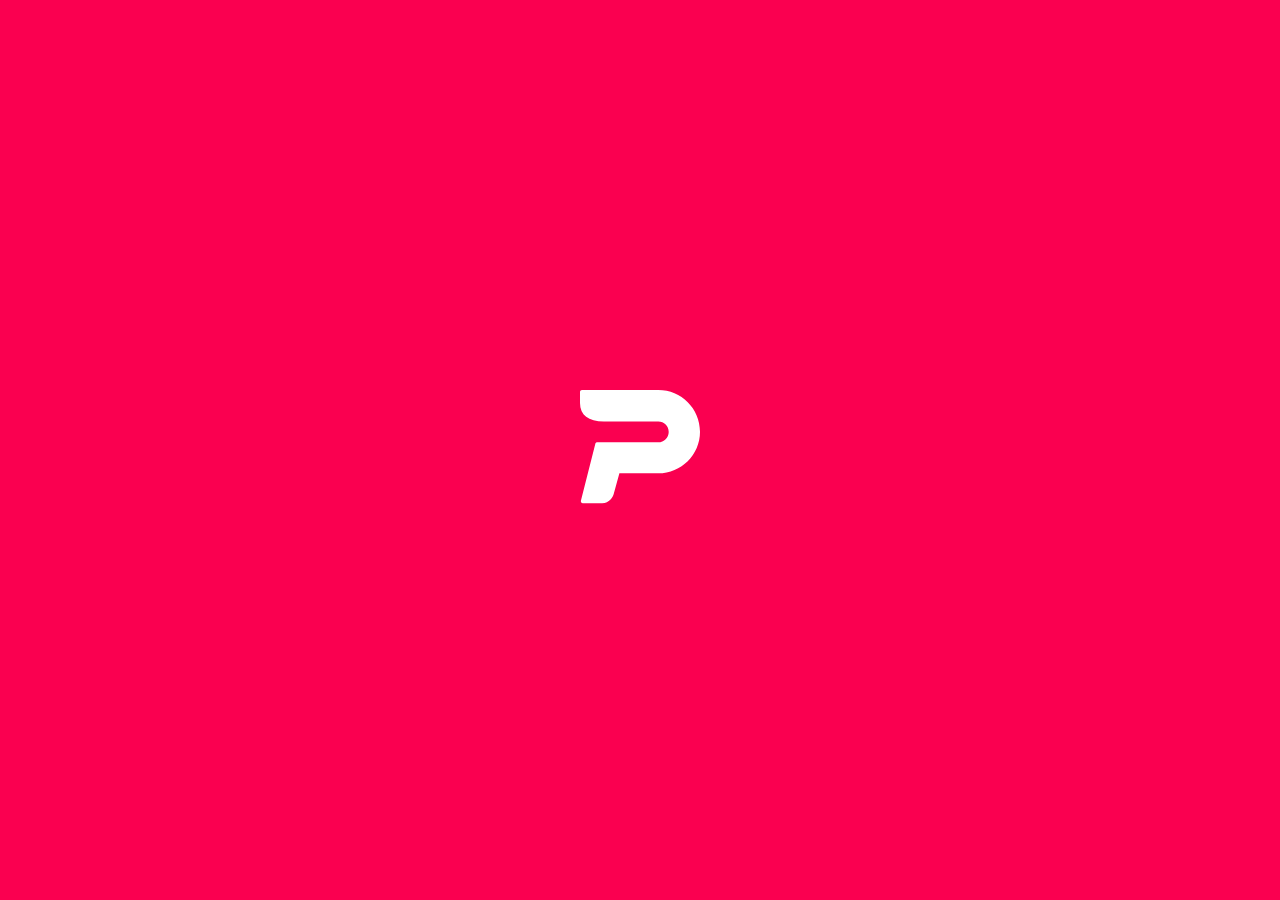
<file: index.html>
<!DOCTYPE html>
<html lang="en">
<head>
    <meta charset="UTF-8">
    <meta name="viewport" content="width=device-width, initial-scale=1.0">
    <title>Pedidos Ya</title>
    <link rel="stylesheet" href="assets/css/sass/main.css">
</head>
<body>
    <div class="inicio">
        <div class="inicio__animacion">
            <img src="assets/img/flow_00-icon.svg" alt="Pedidos Ya">
            
        </div>
    </div>
</body>
</html>
</file>
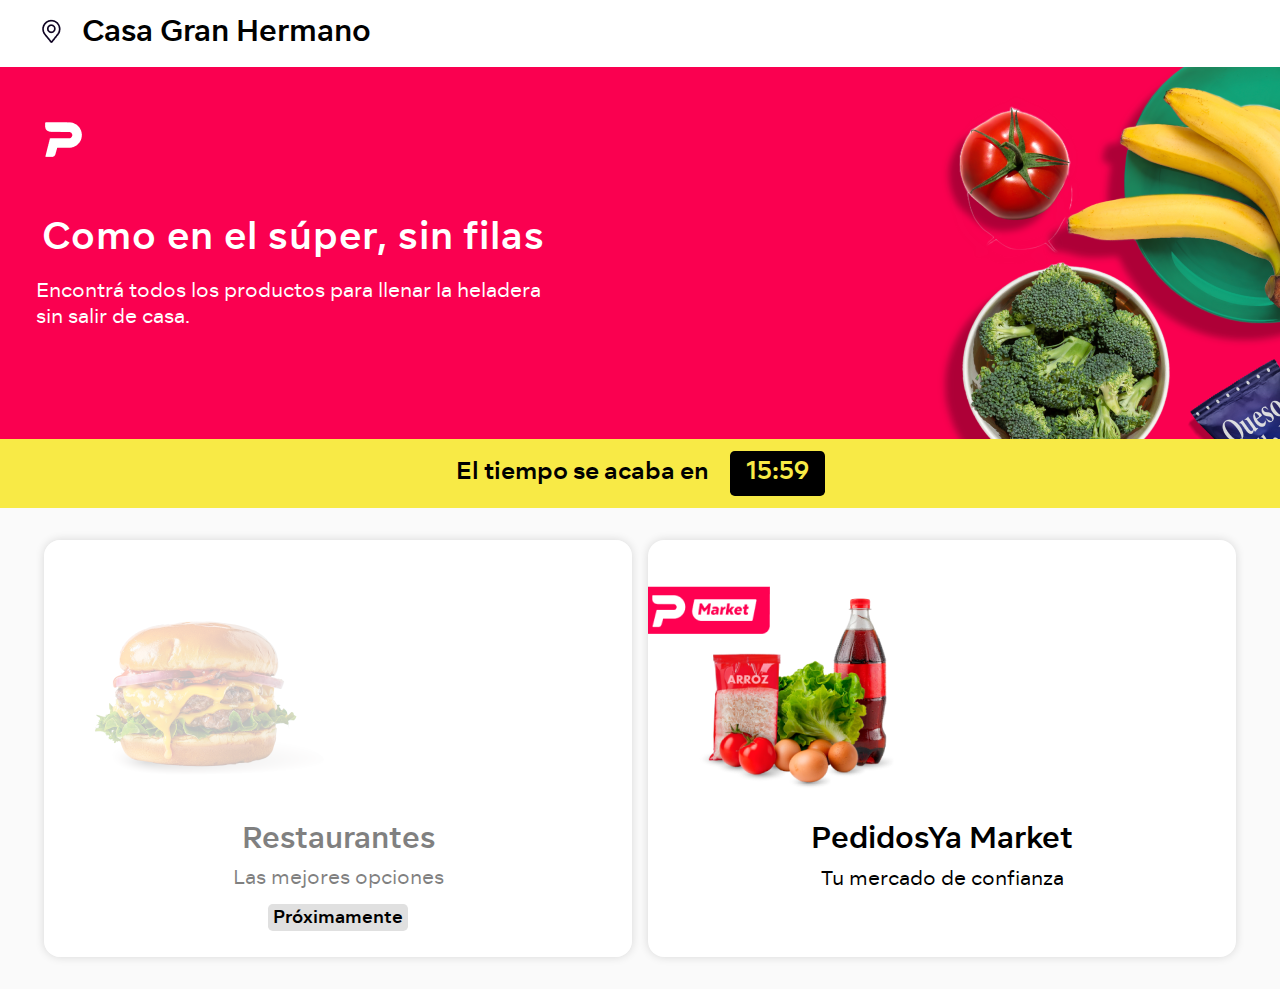
<file: flow_01.html>
<!DOCTYPE html>
<html lang="en">
<head>
    <meta charset="UTF-8">
    <meta name="viewport" content="width=device-width, initial-scale=1.0">
    <title>Flow 01</title>
    <link rel="stylesheet" href="/assets/css/sass/main.css">
    <link rel="stylesheet" href="https://cdn.jsdelivr.net/npm/bootstrap-icons@1.11.3/font/bootstrap-icons.min.css">
</head>
<body>
    <header class="header">
        <div class="header__location">
            <p><img src="assets/img/Location.png" alt="Location"> Casa Gran Hermano</p>
        </div>
        <div class="header__img">
            <div class="header__info">
                <img src="assets/img/flow_01-Imagen-03.png" alt="Pedidos Ya" class="header__imgPedidosYa">
                <h1>Como en el súper, sin filas</h1>
                <p>Encontrá todos los productos para llenar la heladera sin salir de casa.</p>
            </div>
            <img src="assets/img/flow_01-Imagen-00.png" alt="">
        </div>
        <div class="header__time">
            <p>El tiempo se acaba en <span class="header__clock">15:59</span></p>
        </div>
    </header>
    <main>
        <div class="container">
            <div class="row">
                <div class="col-6 pl-1 pr-1">
                    <article class="card cardOpacity">
                        <div class="card__header">
                            <img src="assets/img/flow_01-Imagen-01.png" alt="Burger">
                        </div>
                        <div class="card__body">
                            <h2>Restaurantes</h2>
                            <p>Las mejores opciones</p>
                            <div class="card__proximamente">
                                <span>Próximamente</span>
                            </div>
                        </div>
                    </article>
                </div>
                <div class="col-6 pl-1 pr-1">
                    <article class="card">
                        <div class="card__header">
                            <img src="assets/img/flow_01-Imagen-02.png" alt="Burger">
                        </div>
                        <div class="card__body">
                            <h2>PedidosYa Market</h2>
                            <p>Tu mercado de confianza</p>
                        </div>
                    </article>
                </div>
            </div>
        </div>
    </main>
</body>
</html>
</file>
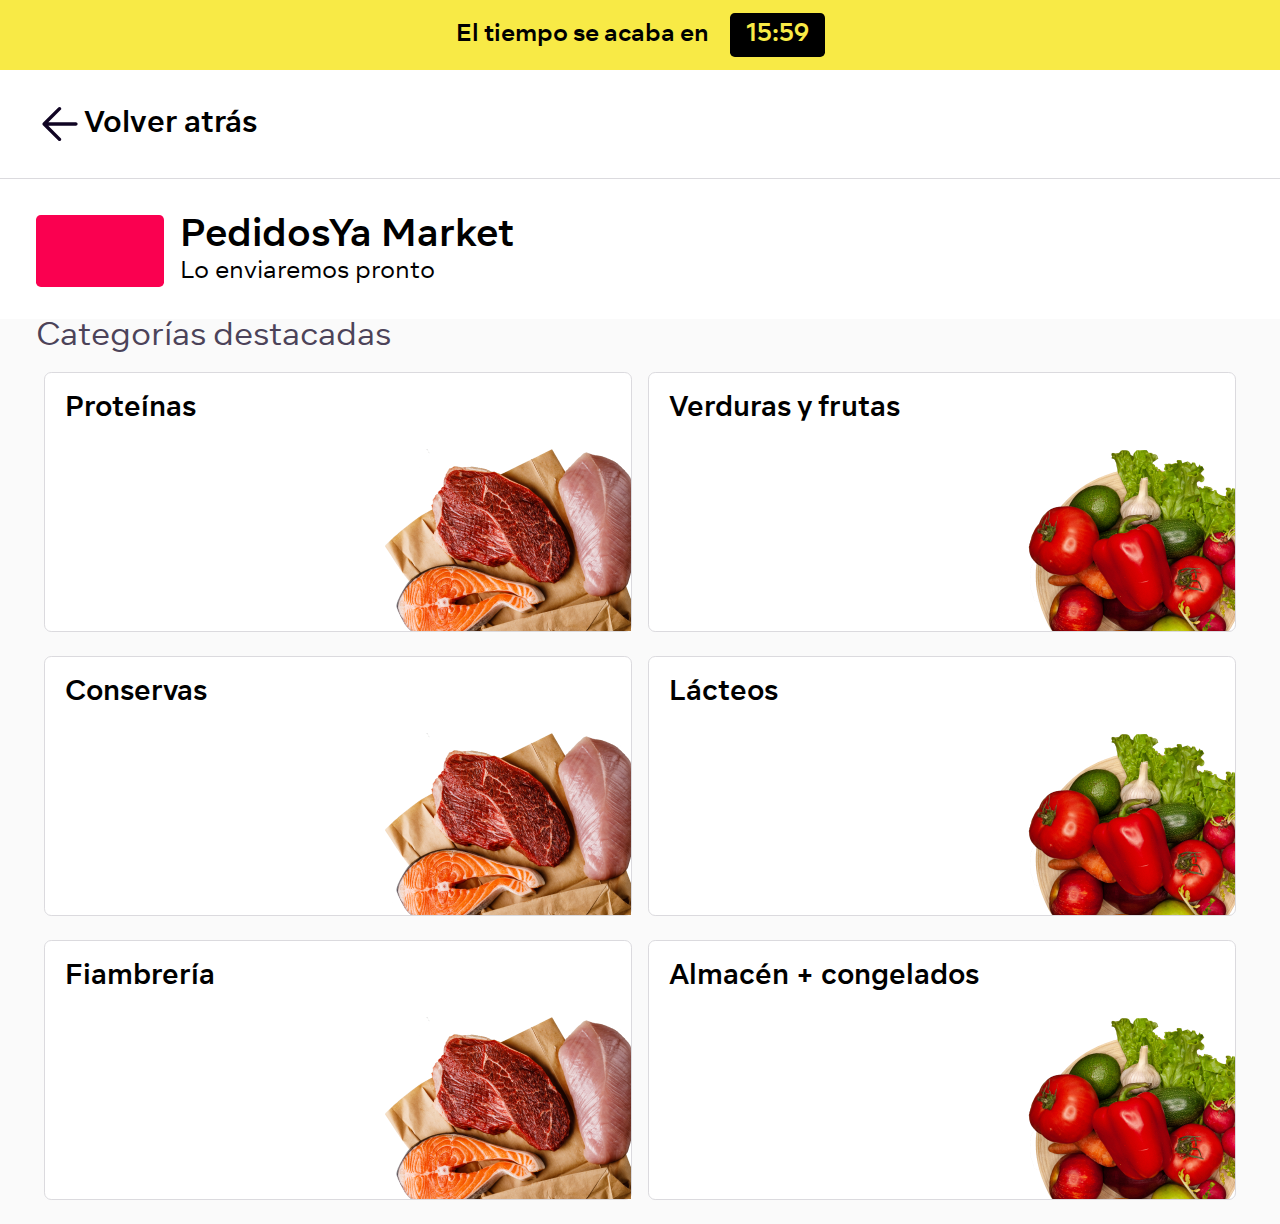
<file: flow_02.html>
<!DOCTYPE html>
<html lang="en">
<head>
    <meta charset="UTF-8">
    <meta name="viewport" content="width=device-width, initial-scale=1.0">
    <title>Flow 02</title>
    <link rel="stylesheet" href="/assets/css/sass/main.css">
    <link rel="stylesheet" href="https://cdn.jsdelivr.net/npm/bootstrap-icons@1.11.3/font/bootstrap-icons.min.css">
</head>
<body>
    <header class="header">
        <div class="header__time">
            <p>El tiempo se acaba en <span class="header__clock">15:59</span></p>
        </div>
        <div class="header__back">
            <p><svg xmlns="http://www.w3.org/2000/svg" width="48" height="48" viewBox="0 0 48 48" fill="none">
                <path d="M39.837 22.266H12.3307L24.7497 9.86613C25.0721 9.54237 25.253 9.1041 25.253 8.64724C25.253 8.19038 25.0721 7.7521 24.7497 7.42834C24.4227 7.10482 23.9813 6.92334 23.5213 6.92334C23.0613 6.92334 22.6198 7.10482 22.2928 7.42834L6.9369 22.7842C6.61456 23.108 6.43359 23.5463 6.43359 24.0031C6.43359 24.46 6.61456 24.8983 6.9369 25.222L22.2928 40.5779C22.454 40.7388 22.6457 40.8658 22.8566 40.9515C23.0676 41.0372 23.2936 41.0799 23.5213 41.077C23.749 41.0799 23.975 41.0372 24.1859 40.9515C24.3969 40.8658 24.5886 40.7388 24.7497 40.5779C25.0721 40.2542 25.253 39.8159 25.253 39.3591C25.253 38.9022 25.0721 38.4639 24.7497 38.1402L12.3307 25.7211H39.837C40.2951 25.7211 40.7345 25.539 41.0585 25.2151C41.3825 24.8911 41.5645 24.4517 41.5645 23.9935C41.5645 23.7667 41.5198 23.542 41.433 23.3324C41.3462 23.1228 41.2189 22.9324 41.0585 22.772C40.8981 22.6116 40.7076 22.4843 40.498 22.3975C40.2884 22.3107 40.0638 22.266 39.837 22.266Z" fill="#100423"/>
              </svg>Volver atrás</p>
        </div>
        <div class="header__pedidosYaMarket">

            <div class="header__pedidosYaMarketImagen">

            </div>
            <div class="header__pedidosYaMarketInfo">
                <h1>PedidosYa Market</h1>
                <p>Lo enviaremos pronto</p>
            </div>
        </div>
    </header>
    <main>
        <div class="container">
            <p class="cardPedidosYaMerket__categorias">Categorías destacadas</p>
            <div class="row">
                <div class="col-6 pl-1 pr-1">
                    <article class="cardPedidosYaMerket">
                        <h3 class="cardPedidosYaMerket__categoria">Proteínas</h3>
                        <img src="assets/img/flow_02-Imagen-01.png" alt="Burger">
                    </article>
                </div>
                <div class="col-6 pl-1 pr-1">
                    <article class="cardPedidosYaMerket">
                        <h3 class="cardPedidosYaMerket__categoria">Verduras y frutas</h3>
                        <img src="assets/img/flow_02-Imagen-02.png" alt="Burger">
                    </article>
                </div>
                <div class="col-6 pl-1 pr-1">
                    <article class="cardPedidosYaMerket">
                        <h3 class="cardPedidosYaMerket__categoria">Conservas</h3>
                        <img src="assets/img/flow_02-Imagen-01.png" alt="Burger">
                    </article>
                </div>
                <div class="col-6 pl-1 pr-1">
                    <article class="cardPedidosYaMerket">
                        <h3 class="cardPedidosYaMerket__categoria">Lácteos</h3>
                        <img src="assets/img/flow_02-Imagen-02.png" alt="Burger">
                    </article>
                </div>
                <div class="col-6 pl-1 pr-1">
                    <article class="cardPedidosYaMerket">
                        <h3 class="cardPedidosYaMerket__categoria">Fiambrería</h3>
                        <img src="assets/img/flow_02-Imagen-01.png" alt="Burger">
                    </article>
                </div>
                <div class="col-6 pl-1 pr-1">
                    <article class="cardPedidosYaMerket">
                        <h3 class="cardPedidosYaMerket__categoria">Almacén + congelados</h3>
                        <img src="assets/img/flow_02-Imagen-02.png" alt="Burger">
                    </article>
                </div>
            </div>
        </div>
    </main>
</body>
</html>
</file>
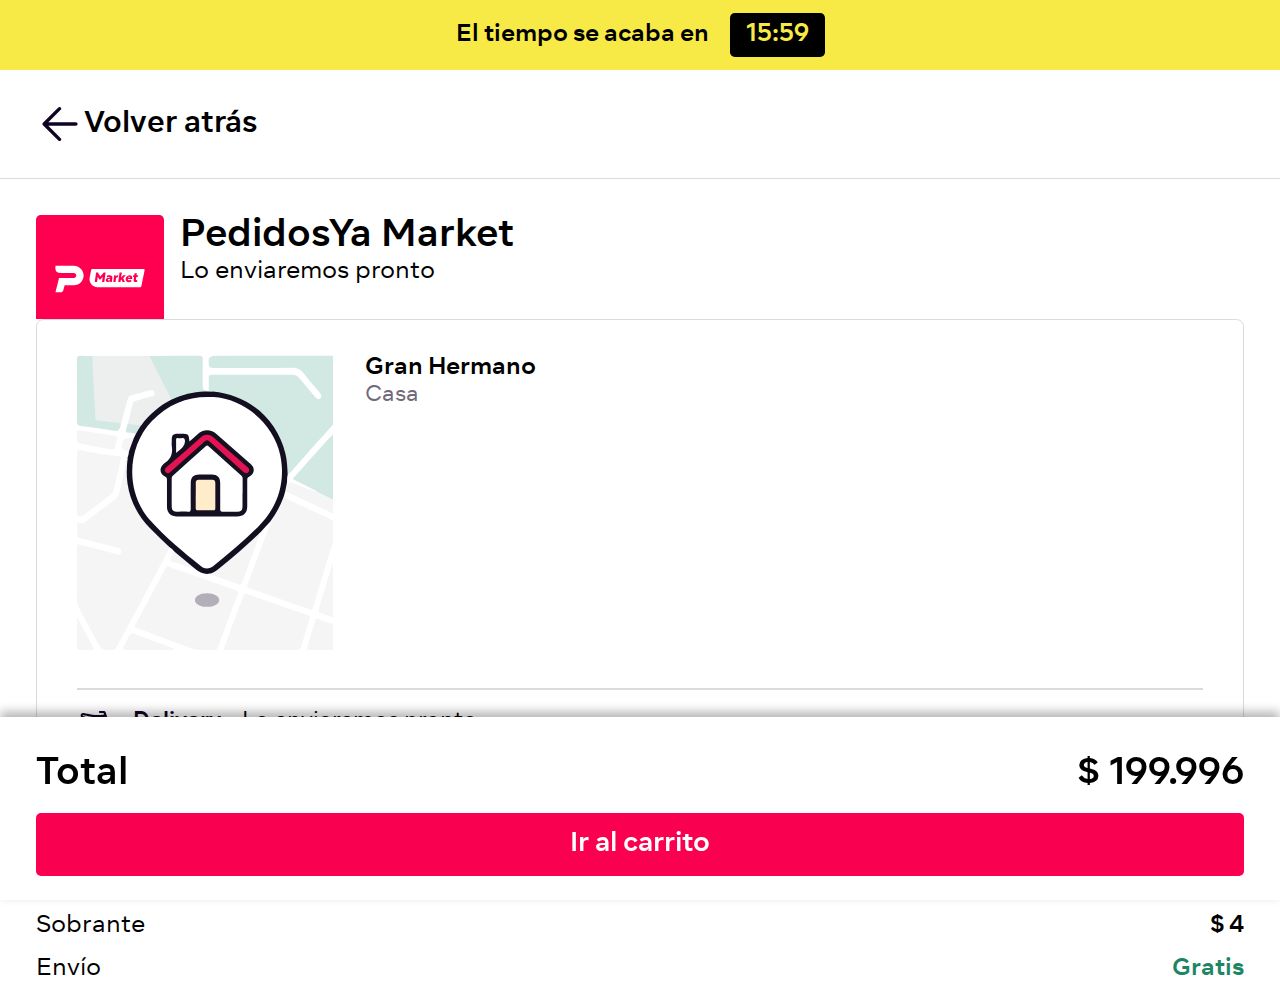
<file: flow_07.html>
<!DOCTYPE html>
<html lang="en">
<head>
    <meta charset="UTF-8">
    <meta name="viewport" content="width=device-width, initial-scale=1.0">
    <title>Flow 07</title>
    <link rel="stylesheet" href="/assets/css/sass/main.css">
    <!-- <link href="https://cdn.jsdelivr.net/npm/bootstrap@5.3.3/dist/css/bootstrap.min.css" rel="stylesheet" integrity="sha384-QWTKZyjpPEjISv5WaRU9OFeRpok6YctnYmDr5pNlyT2bRjXh0JMhjY6hW+ALEwIH" crossorigin="anonymous"> -->
    <link rel="stylesheet" href="https://cdn.jsdelivr.net/npm/bootstrap-icons@1.11.3/font/bootstrap-icons.min.css">
</head>
<body>

    <header class="header">
        <div class="header__time">
            <p>El tiempo se acaba en <span class="header__clock">15:59</span></p>
        </div>
        <div class="header__back">
            <p><svg xmlns="http://www.w3.org/2000/svg" width="48" height="48" viewBox="0 0 48 48" fill="none">
                <path d="M39.837 22.266H12.3307L24.7497 9.86613C25.0721 9.54237 25.253 9.1041 25.253 8.64724C25.253 8.19038 25.0721 7.7521 24.7497 7.42834C24.4227 7.10482 23.9813 6.92334 23.5213 6.92334C23.0613 6.92334 22.6198 7.10482 22.2928 7.42834L6.9369 22.7842C6.61456 23.108 6.43359 23.5463 6.43359 24.0031C6.43359 24.46 6.61456 24.8983 6.9369 25.222L22.2928 40.5779C22.454 40.7388 22.6457 40.8658 22.8566 40.9515C23.0676 41.0372 23.2936 41.0799 23.5213 41.077C23.749 41.0799 23.975 41.0372 24.1859 40.9515C24.3969 40.8658 24.5886 40.7388 24.7497 40.5779C25.0721 40.2542 25.253 39.8159 25.253 39.3591C25.253 38.9022 25.0721 38.4639 24.7497 38.1402L12.3307 25.7211H39.837C40.2951 25.7211 40.7345 25.539 41.0585 25.2151C41.3825 24.8911 41.5645 24.4517 41.5645 23.9935C41.5645 23.7667 41.5198 23.542 41.433 23.3324C41.3462 23.1228 41.2189 22.9324 41.0585 22.772C40.8981 22.6116 40.7076 22.4843 40.498 22.3975C40.2884 22.3107 40.0638 22.266 39.837 22.266Z" fill="#100423"/>
              </svg>Volver atrás</p>
        </div>
        <div class="header__pedidosYaMarket">

            <div class="header__pedidosYaMarketImagen">
                <img src="assets/img/logo.svg" alt="PedidosYa">
            </div>
            <div class="header__pedidosYaMarketInfo">
                <h1>PedidosYa Market</h1>
                <p>Lo enviaremos pronto</p>
            </div>
        </div>
    </header>

    <main class="bg-white">
        <div class="container">
            <div class="row">

                <div class="col-12">
                    <article class="cardGeolocation">

                        <div class="cardGeolocation__header">
                            <div class="cardGeolocation__img">
                                <img src="assets/img/geolocation.svg" alt="cardGeolocation__header">
                            </div>
                            <div class="cardGeolocation__text">
                                <h2>Gran Hermano</h2>
                                <p>Casa</p>
                            </div>
                        </div>
                        <div class="cardGeolocation__footer">
                            <img src="assets/img/moto.svg" alt="">
                            <p><span>Delivery</span> Lo enviaremos pronto</p>
                        </div>
                    </article>
                </div>

                <div class="col-12">
                    <h2 class="cardResumen__title">Resumen</h2>
                    <article class="cardResumen">
                        
                        <div class="cardResumen__key">
                            <ul>
                                <li>Cantidad de productos</li>
                                <li>Presupuesto asignado</li>
                                <li>Sobrante</li>
                                <li>Envío</li>
                            </ul>
                        </div>
                        <div class="cardResumen__value">
                            <ul>
                                <li>14</li>
                                <li>$ 200.000</li>
                                <li>$ 4</li>
                                <li><span>Gratis</span></li>
                            </ul>
                        </div>
                    </article>
                </div>

            </div>
        </div>
    </main>

    <div class="agregarAlCarroResumen agregarAlCarroActive">
        <div class="agregarAlCarroResumen__body">
            <div class="agregarAlCarroResumen__info">
                <p>Total</p>
                <h4>$ 199.996</h4>
            </div>
            <a href="#" class="button" >Ir al carrito</a>
        </div>
      
    </div>
    <!--JS-->
    <script src="https://cdn.jsdelivr.net/npm/bootstrap@5.3.3/dist/js/bootstrap.bundle.min.js" integrity="sha384-YvpcrYf0tY3lHB60NNkmXc5s9fDVZLESaAA55NDzOxhy9GkcIdslK1eN7N6jIeHz" crossorigin="anonymous"></script>
    <script src="assets/js/jquery-3.7.1.js"></script>
    <script src="assets/js/main.js"></script>
</body>
</html>
</file>
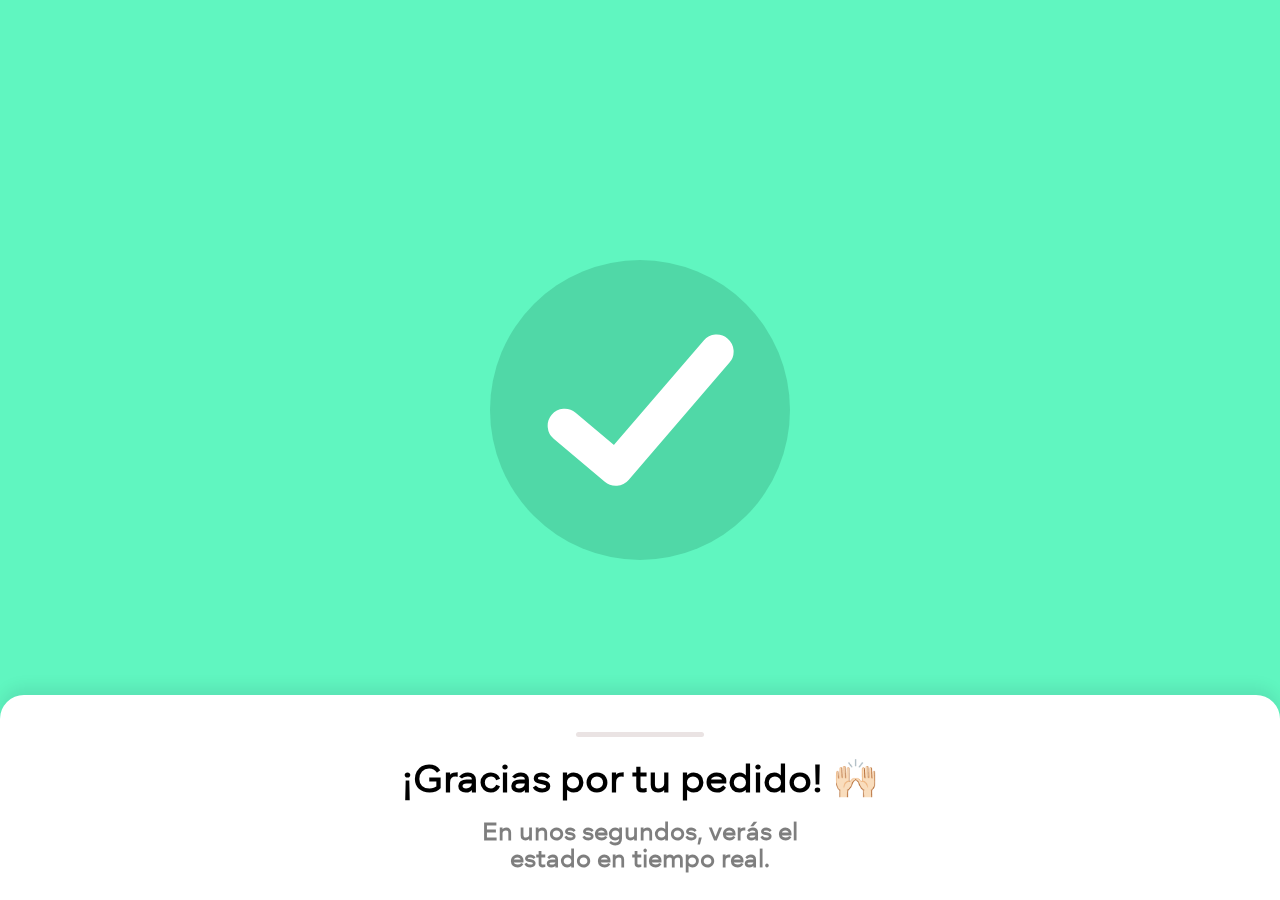
<file: flow_08.html>
<!DOCTYPE html>
<html lang="en">
<head>
    <meta charset="UTF-8">
    <meta name="viewport" content="width=device-width, initial-scale=1.0">
    <title>Flow 07</title>
    <link rel="stylesheet" href="/assets/css/sass/main.css">
    <!-- <link href="https://cdn.jsdelivr.net/npm/bootstrap@5.3.3/dist/css/bootstrap.min.css" rel="stylesheet" integrity="sha384-QWTKZyjpPEjISv5WaRU9OFeRpok6YctnYmDr5pNlyT2bRjXh0JMhjY6hW+ALEwIH" crossorigin="anonymous"> -->
    <link rel="stylesheet" href="https://cdn.jsdelivr.net/npm/bootstrap-icons@1.11.3/font/bootstrap-icons.min.css">
</head>
<body>
    <main class="enProcesoDeEnvio">

        <div class="enProcesoDeEnvio__icon">
            <svg xmlns="http://www.w3.org/2000/svg" width="187" height="152" viewBox="0 0 187 152" fill="none">
                <path d="M180.011 26.4499C184.938 20.7225 184.289 12.0859 178.561 7.1595C172.834 2.23309 164.197 2.88242 159.271 8.60982L67.2019 115.648L26.4887 81.267C20.7168 76.3928 12.0864 77.1205 7.21223 82.8924C2.33802 88.6643 3.06575 97.2947 8.83764 102.169L59.9073 145.296C65.6422 150.139 74.2084 149.456 79.1032 143.765L180.011 26.4499Z" fill="white" stroke="white" stroke-width="6.62949" stroke-linecap="round" stroke-linejoin="round"/>
              </svg>
        </div>

       
    </main>

    <div class="enProcesoDeEnvioInfo agregarAlCarroActive">
            <div class="enProcesoDeEnvioInfo__line"></div>
            <div class="enProcesoDeEnvioInfo__info">
                <h4>¡Gracias por tu pedido! 🙌🏻</h4>
                <p>En unos segundos, verás el estado en tiempo real.</p>
            </div>
    </div>
    <!--JS-->
    <script src="https://cdn.jsdelivr.net/npm/bootstrap@5.3.3/dist/js/bootstrap.bundle.min.js" integrity="sha384-YvpcrYf0tY3lHB60NNkmXc5s9fDVZLESaAA55NDzOxhy9GkcIdslK1eN7N6jIeHz" crossorigin="anonymous"></script>
    <script src="assets/js/jquery-3.7.1.js"></script>
    <script src="assets/js/main.js"></script>
</body>
</html>
</file>
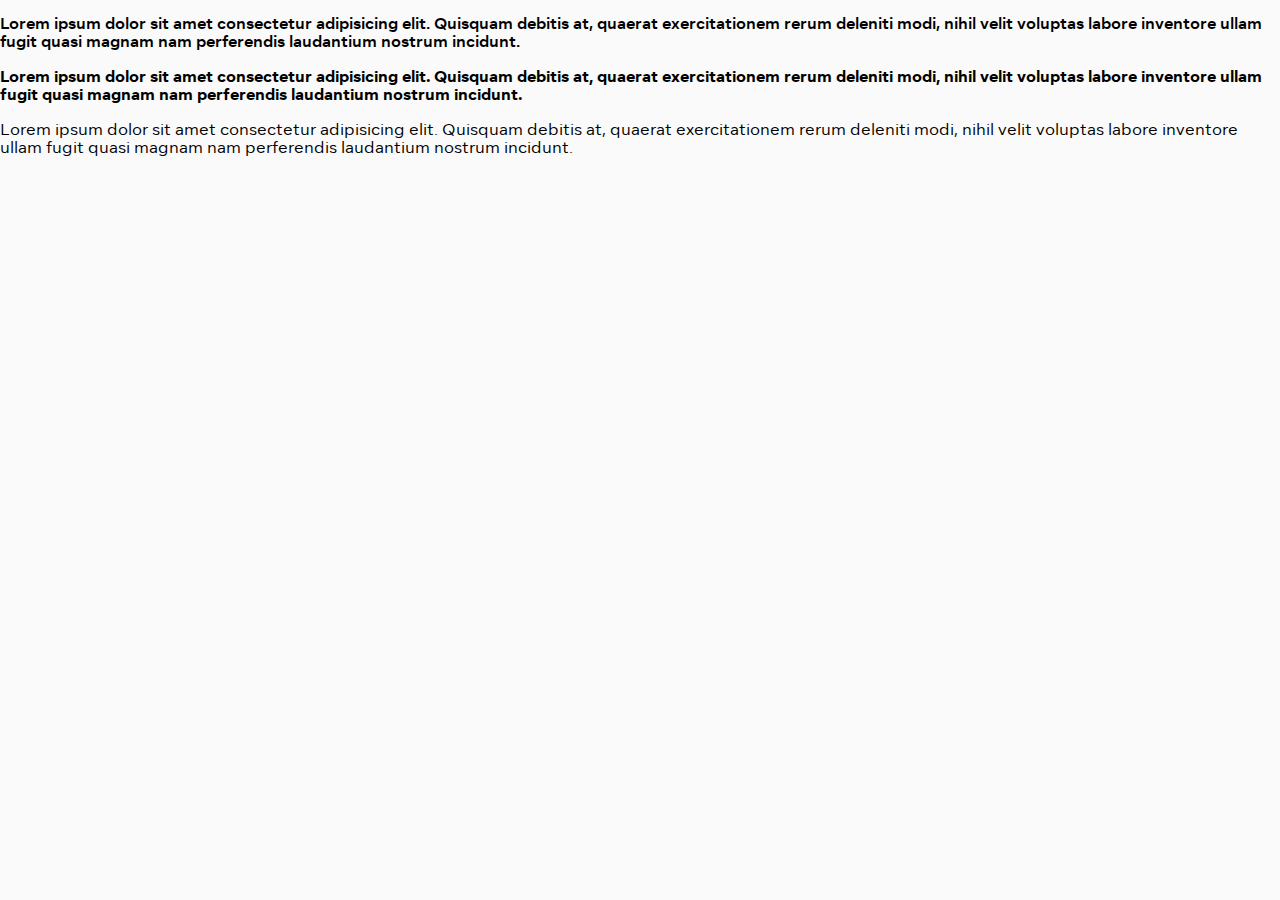
<file: font.html>
<!DOCTYPE html>
<html lang="en">
<head>
    <meta charset="UTF-8">
    <meta name="viewport" content="width=device-width, initial-scale=1.0">
    <title>Document</title>
    <link rel="stylesheet" href="assets/css/sass/main.css">
</head>
<body>

    <p class="textoSemiBold">Lorem ipsum dolor sit amet consectetur adipisicing elit. Quisquam debitis at, quaerat exercitationem rerum deleniti modi, nihil velit voluptas labore inventore ullam fugit quasi magnam nam perferendis laudantium nostrum incidunt.</p>

    <p class="textoBold">Lorem ipsum dolor sit amet consectetur adipisicing elit. Quisquam debitis at, quaerat exercitationem rerum deleniti modi, nihil velit voluptas labore inventore ullam fugit quasi magnam nam perferendis laudantium nostrum incidunt.</p>

    <p class="textoRegular"">Lorem ipsum dolor sit amet consectetur adipisicing elit. Quisquam debitis at, quaerat exercitationem rerum deleniti modi, nihil velit voluptas labore inventore ullam fugit quasi magnam nam perferendis laudantium nostrum incidunt.</p>
</body>
</html>
</file>
<file: assets/css/sass/main.css>
@font-face {
  font-family: "segmasemibold";
  src: url("font/segma-semibold-webfont.woff2") format("woff2"), url("font/segma-semibold-webfont.woff") format("woff");
  font-weight: normal;
  font-style: normal;
}
@font-face {
  font-family: "segmabold";
  src: url("font/segma-bold-webfont.woff2") format("woff2"), url("font/segma-bold-webfont.woff") format("woff");
  font-weight: normal;
  font-style: normal;
}
@font-face {
  font-family: "segmaregular";
  src: url("font/segma-regular-webfont.woff2") format("woff2"), url("font/segma-regular-webfont.woff") format("woff");
  font-weight: normal;
  font-style: normal;
}
/*
1rem -->16px
 x      36px

*/
.container {
  width: 100%;
  height: auto;
  overflow: visible;
  padding: 0 2.25rem;
}

/*
$max-width-100:100%;
$max-width-90:90%;
$max-width-80:80%;
$max-width-70:70%;
$max-width-60:60%;
$max-width-50:50%;
$max-width-40:40%;
*/
.container-100 {
  width: 100%;
  max-width: 100%;
  margin: 0 2.25rem;
  padding: 0 0.5rem;
}

.container-90 {
  width: 100%;
  max-width: 90%;
  margin: 0 auto;
  padding: 0 0.5rem;
}

.container-80 {
  width: 100%;
  max-width: 80%;
  margin: 0 auto;
  padding: 0 0.5rem;
}

.container-1440 {
  width: 1440px;
  margin: 0 auto !important;
  padding: 0 0.5rem;
}

.d-flex {
  display: flex;
  flex-wrap: wrap;
  flex-direction: row;
  align-items: center;
  margin: 1rem 0;
}

.d-flex-no-Wrap {
  display: flex;
  flex-wrap: nowrap;
  flex-direction: row;
  align-items: center;
  margin: 1rem 0;
}

.justify-content-between {
  justify-content: space-between;
}

.align-items-center {
  align-items: center;
}

.border-right-1 {
  border-right: 1px solid #DFE1E5;
}

.mb-1 {
  margin-bottom: 1rem;
}

.mb-2 {
  margin-bottom: 2rem;
}

.row {
  width: 100%;
  height: auto;
  overflow: visible;
  display: flex;
  flex-wrap: wrap;
  flex-direction: row;
  align-items: center;
}

/*
    de PX a REM
    1rem ----> 16px
    X          5px
*/
.col-1 {
  width: 8.3333333333%;
  height: auto;
  overflow: hidden;
  padding: 0rem 0.5rem;
}

.col-2 {
  width: 16.6666666666%;
  height: auto;
  overflow: hidden;
  padding: 0rem 0.5rem;
}

.col-3 {
  width: 24.9999999999%;
  height: auto;
  overflow: hidden;
  padding: 0rem 1rem;
}

@media only screen and (min-width: 0) {
  .col-4 {
    width: 99.9999999996%;
  }
}
@media only screen and (min-width: 768px) {
  .col-4 {
    width: 33.3333333332%;
    height: auto;
    overflow: hidden;
    padding: 0rem 0.5rem;
  }
}

.col-5 {
  width: 41.6666666665%;
  height: auto;
  overflow: hidden;
  padding: 0rem 0.5rem;
}

.col-6 {
  width: 49.9999999998%;
  height: auto;
  overflow: hidden;
  padding: 0;
}

.col-7 {
  width: 58.3333333331%;
  height: auto;
  overflow: hidden;
  padding: 0rem 0.5rem;
}

.col-8 {
  width: 66.6666666664%;
  height: auto;
  overflow: hidden;
  padding: 0rem 0.5rem;
}

.col-9 {
  width: 74.9999999997%;
  height: auto;
  overflow: hidden;
  padding: 0rem 0.5rem;
}

.col-10 {
  width: 83.333333333%;
  height: auto;
  overflow: hidden;
  padding: 0rem 0.5rem;
}

.col-11 {
  width: 91.6666666663%;
  height: auto;
  overflow: hidden;
  padding: 0rem 0.5rem;
}

.col-12 {
  width: 99.9999999996%;
  height: auto;
  overflow: hidden;
}

.pr-1 {
  padding-right: 0.5rem;
}

.pl-1 {
  padding-left: 0.5rem;
}

.mt-200 {
  margin-top: 200px;
}

.mt-315 {
  margin-top: 315px;
}

.mb-200 {
  margin-bottom: 200px;
}

.p-relative {
  position: relative;
}

.p-absolute {
  position: absolute;
}

.d-none {
  display: none;
  opacity: 0;
  transition: all 0.3s ease-in-out;
}

.d-block {
  display: inline-block;
  opacity: 1;
}

.bg-black {
  background-color: #000 !important;
  color: white;
}

.bg-white {
  background-color: #fff;
}

/*! normalize.css v8.0.1 | MIT License | github.com/necolas/normalize.css */
/* Document
   ========================================================================== */
/**
 * 1. Correct the line height in all browsers.
 * 2. Prevent adjustments of font size after orientation changes in iOS.
 */
html {
  line-height: 1.15; /* 1 */
  -webkit-text-size-adjust: 100%; /* 2 */
}

/* Sections
   ========================================================================== */
/**
 * Remove the margin in all browsers.
 */
body * {
  box-sizing: border-box;
}

body {
  margin: 0;
  background-color: rgba(220, 220, 220, 0.14);
  font-family: "segmaregular", sans-serif;
}

/**
 * Render the `main` element consistently in IE.
 */
main {
  display: block;
}

/**
 * Correct the font size and margin on `h1` elements within `section` and
 * `article` contexts in Chrome, Firefox, and Safari.
 */
h1 {
  font-size: 2em;
  margin: 0.67em 0;
}

/* Grouping content
   ========================================================================== */
/**
 * 1. Add the correct box sizing in Firefox.
 * 2. Show the overflow in Edge and IE.
 */
hr {
  box-sizing: content-box; /* 1 */
  height: 0; /* 1 */
  overflow: visible; /* 2 */
}

/**
 * 1. Correct the inheritance and scaling of font size in all browsers.
 * 2. Correct the odd `em` font sizing in all browsers.
 */
pre {
  font-family: monospace, monospace; /* 1 */
  font-size: 1em; /* 2 */
}

/* Text-level semantics
   ========================================================================== */
/**
 * Remove the gray background on active links in IE 10.
 */
a {
  background-color: transparent;
}

/**
 * 1. Remove the bottom border in Chrome 57-
 * 2. Add the correct text decoration in Chrome, Edge, IE, Opera, and Safari.
 */
abbr[title] {
  border-bottom: none; /* 1 */
  text-decoration: underline; /* 2 */
  -webkit-text-decoration: underline dotted;
          text-decoration: underline dotted; /* 2 */
}

/**
 * Add the correct font weight in Chrome, Edge, and Safari.
 */
b,
strong {
  font-weight: bolder;
}

/**
 * 1. Correct the inheritance and scaling of font size in all browsers.
 * 2. Correct the odd `em` font sizing in all browsers.
 */
code,
kbd,
samp {
  font-family: monospace, monospace; /* 1 */
  font-size: 1em; /* 2 */
}

/**
 * Add the correct font size in all browsers.
 */
small {
  font-size: 80%;
}

/**
 * Prevent `sub` and `sup` elements from affecting the line height in
 * all browsers.
 */
sub,
sup {
  font-size: 75%;
  line-height: 0;
  position: relative;
  vertical-align: baseline;
}

sub {
  bottom: -0.25em;
}

sup {
  top: -0.5em;
}

/* Embedded content
   ========================================================================== */
/**
 * Remove the border on images inside links in IE 10.
 */
img {
  border-style: none;
}

/* Forms
   ========================================================================== */
/**
 * 1. Change the font styles in all browsers.
 * 2. Remove the margin in Firefox and Safari.
 */
button,
input,
optgroup,
select,
textarea {
  font-family: inherit; /* 1 */
  font-size: 100%; /* 1 */
  line-height: 1.15; /* 1 */
  margin: 0; /* 2 */
}

/**
 * Show the overflow in IE.
 * 1. Show the overflow in Edge.
 */
button,
input { /* 1 */
  overflow: visible;
}

/**
 * Remove the inheritance of text transform in Edge, Firefox, and IE.
 * 1. Remove the inheritance of text transform in Firefox.
 */
button,
select { /* 1 */
  text-transform: none;
}

/**
 * Correct the inability to style clickable types in iOS and Safari.
 */
button,
[type=button],
[type=reset],
[type=submit] {
  -webkit-appearance: button;
  -moz-appearance: button;
       appearance: button;
}

/**
 * Remove the inner border and padding in Firefox.
 */
button::-moz-focus-inner,
[type=button]::-moz-focus-inner,
[type=reset]::-moz-focus-inner,
[type=submit]::-moz-focus-inner {
  border-style: none;
  padding: 0;
}

/**
 * Restore the focus styles unset by the previous rule.
 */
button:-moz-focusring,
[type=button]:-moz-focusring,
[type=reset]:-moz-focusring,
[type=submit]:-moz-focusring {
  outline: 1px dotted ButtonText;
}

/**
 * Correct the padding in Firefox.
 */
fieldset {
  padding: 0.35em 0.75em 0.625em;
}

/**
 * 1. Correct the text wrapping in Edge and IE.
 * 2. Correct the color inheritance from `fieldset` elements in IE.
 * 3. Remove the padding so developers are not caught out when they zero out
 *    `fieldset` elements in all browsers.
 */
legend {
  box-sizing: border-box; /* 1 */
  color: inherit; /* 2 */
  display: table; /* 1 */
  max-width: 100%; /* 1 */
  padding: 0; /* 3 */
  white-space: normal; /* 1 */
}

/**
 * Add the correct vertical alignment in Chrome, Firefox, and Opera.
 */
progress {
  vertical-align: baseline;
}

/**
 * Remove the default vertical scrollbar in IE 10+.
 */
textarea {
  overflow: auto;
}

/**
 * 1. Add the correct box sizing in IE 10.
 * 2. Remove the padding in IE 10.
 */
[type=checkbox],
[type=radio] {
  box-sizing: border-box; /* 1 */
  padding: 0; /* 2 */
}

/**
 * Correct the cursor style of increment and decrement buttons in Chrome.
 */
[type=number]::-webkit-inner-spin-button,
[type=number]::-webkit-outer-spin-button {
  height: auto;
}

/**
 * 1. Correct the odd appearance in Chrome and Safari.
 * 2. Correct the outline style in Safari.
 */
[type=search] {
  -webkit-appearance: textfield; /* 1 */
  -moz-appearance: textfield;
       appearance: textfield;
  outline-offset: -2px; /* 2 */
}

/**
 * Remove the inner padding in Chrome and Safari on macOS.
 */
[type=search]::-webkit-search-decoration {
  -webkit-appearance: none;
}

/**
 * 1. Correct the inability to style clickable types in iOS and Safari.
 * 2. Change font properties to `inherit` in Safari.
 */
::-webkit-file-upload-button {
  -webkit-appearance: button; /* 1 */
  font: inherit; /* 2 */
}

/* Interactive
   ========================================================================== */
/*
 * Add the correct display in Edge, IE 10+, and Firefox.
 */
details {
  display: block;
}

/*
 * Add the correct display in all browsers.
 */
summary {
  display: list-item;
}

/* Misc
   ========================================================================== */
/**
 * Add the correct display in IE 10+.
 */
template {
  display: none;
}

/**
 * Add the correct display in IE 10.
 */
[hidden] {
  display: none;
}

.button {
  display: inline-block;
  border: none;
  width: 60vw;
  padding: 1rem 2.5rem;
  cursor: pointer;
  background-color: #FA0050;
  color: #fff;
  text-align: center;
  text-decoration: none;
  border-radius: 5px;
  font-size: 1.68rem;
  font-family: "segmasemibold", sans-serif;
  display: flex;
  justify-content: center;
  align-items: center;
}

.header {
  width: 100%;
  height: auto;
  overflow: hidden;
  background-color: #fff;
}
.header__location {
  width: 100%;
  height: auto;
  display: flex;
  justify-content: flex-start;
  align-items: center;
}
.header__location p {
  margin: 1rem 2.25rem;
  color: #000;
  font-size: 1.875rem;
  display: flex;
  align-items: flex-start;
  justify-content: center;
  font-family: "segmasemibold", sans-serif;
}
.header__location p img {
  margin-right: 1rem;
}
.header__img {
  width: 100%;
  height: 372px;
  margin: 0;
  padding: 0;
  background-color: #FA0050;
  position: relative;
}
.header__img img {
  width: auto;
  height: auto;
  position: absolute;
  right: 0;
  top: 0;
}
.header__info {
  color: #fff;
  display: flex;
  flex-direction: column;
  justify-content: center;
  align-items: center;
  width: 43vw;
  height: 372px;
  padding: 0 0 0 2.25rem;
}
.header__info h1 {
  font-size: 2.375rem;
  font-style: normal;
  font-family: "segmasemibold", sans-serif;
  line-height: 40px; /* 121.053% */
  margin: 4rem 0 0 0;
  letter-spacing: 1px;
}
.header__info p {
  font-size: 1.25rem;
  font-style: normal;
  font-weight: 400;
  line-height: 26px;
}
.header__imgPedidosYa {
  position: absolute !important;
  left: 2.25rem !important;
  top: 45px !important;
  z-index: 999;
}
.header__time {
  background-color: #F8EA46;
  display: flex;
  justify-content: center;
}
.header__time p {
  margin: 0.8rem 2.25rem;
  color: #000;
  font-size: 1.5rem;
  font-family: "segmasemibold", sans-serif;
}
.header__clock {
  display: inline-block;
  padding: 0.5rem 1rem;
  background-color: #000;
  color: #F8EA46;
  border-radius: 0.3rem;
  margin-left: 1rem;
  font-size: 1.54rem;
  font-weight: bold;
}
.header__back {
  display: flex;
  justify-content: flex-start;
  align-items: center;
  padding: 0 2.25rem;
  border-bottom: 1px solid #DBDADE;
  background-color: #fff;
}
.header__back p {
  display: flex;
  justify-content: center;
  align-items: center;
  font-size: 1.875rem;
  font-family: "segmasemibold", sans-serif;
}
.header__pedidosYaMarket {
  padding: 2.25rem 2.25rem 2rem 2.25rem;
  display: flex;
  justify-content: flex-start;
  align-items: center;
}
.header__pedidosYaMarketImagen {
  width: 10vw;
  height: 8vh;
  max-width: 200px;
  max-height: 200px;
  background-color: #FA0050;
  border-radius: 0.3rem;
  margin-right: 1rem;
}
.header__pedidosYaMarketImagen img {
  width: auto;
  height: auto;
}
.header__pedidosYaMarketInfo {
  display: flex;
  flex-direction: column;
  justify-content: flex-start;
}
.header__pedidosYaMarketInfo h1 {
  margin: 0;
  font-size: 2.375rem;
  font-family: "segmasemibold", sans-serif;
}
.header__pedidosYaMarketInfo p {
  margin: 0;
  font-size: 1.5rem;
}

.top-fixed {
  position: fixed;
  top: 0;
  left: 0;
  z-index: 999;
}

.card {
  width: 100%;
  height: 417px;
  border-radius: 1rem;
  background-color: #fff;
  display: flex;
  padding-bottom: 30px;
  flex-direction: column;
  align-items: center;
  justify-content: center;
  gap: 24px;
  align-self: stretch;
  box-shadow: 0px 0px 10px rgba(0, 0, 0, 0.14);
  margin: 2rem 0;
}
.card__header {
  width: 100%;
  height: auto;
}
.card__header img {
  -o-object-fit: cover;
     object-fit: cover;
}
.card__body h2 {
  font-family: "segmasemibold", sans-serif;
  text-align: center;
  font-size: 1.875rem;
  margin: 0 0 0.7rem 0;
  padding: 0;
}
.card__body p {
  text-align: center;
  font-size: 1.25rem;
  margin: 0;
  padding: 0;
}
.card__proximamente {
  position: absolute;
  position: absolute;
  left: 0;
  right: 0;
  margin: 0 auto;
  text-align: center;
  z-index: 999;
  padding-top: 1rem;
}
.card span {
  background-color: rgb(224, 224, 224);
  padding: 0.3rem;
  margin-top: 1rem;
  border-radius: 0.3rem;
  font-size: 1.125rem;
  font-family: "segmasemibold", sans-serif;
}

.opacity-0-5 {
  opacity: 0.5;
}

.cardOpacity {
  position: relative;
  overflow: hidden;
}

.cardOpacity:after {
  content: "";
  width: 100%;
  height: 500px;
  background-color: rgba(255, 255, 255, 0.5);
  position: absolute;
  top: 0;
  left: 0;
}

.cardPedidosYaMerket {
  border: 1px solid #DBDADE;
  background-color: #fff;
  border-radius: 0.45rem;
  position: relative;
  height: 260px;
  margin-bottom: 1.5rem;
}
.cardPedidosYaMerket img {
  position: absolute;
  bottom: 0;
  right: 0;
}
.cardPedidosYaMerket__categoria {
  position: absolute;
  font-size: 1.75rem;
  margin: 1.25rem 0 1.25rem 1.25rem;
  font-family: "segmasemibold", sans-serif;
}
.cardPedidosYaMerket__categorias {
  font-size: 2rem;
  margin: 0 0 1rem 0;
  font-family: "segmaregular", sans-serif;
  color: #4C4359;
}

.inCategory {
  font-size: 2.375rem;
  margin: 2.25rem 0;
  font-family: "segmasemibold", sans-serif;
}
.inCategory__card {
  width: 100%;
  height: auto;
  overflow: hidden;
  border: 1.893px solid #DBDADE;
  border-radius: 8px;
  padding-bottom: 1rem;
  margin-bottom: 1rem;
  background-color: #fff;
}
.inCategory__add {
  position: absolute;
  top: 1.3rem;
  right: 1.25rem;
  width: 50px;
  height: 50px;
  border-radius: 8px;
  border: 1px solid #100423;
  display: flex;
  justify-content: center;
  align-items: center;
  background-color: #fff;
  padding-top: 0.3rem;
  overflow: hidden;
  transition: all 0.3s ease-in-out;
}
.inCategory__add i {
  color: #100423;
  font-size: 1.5rem;
}
.inCategory__number {
  font-size: 1.875rem;
  font-family: "segmasemibold", sans-serif;
}
.inCategory__add.addProduct {
  position: absolute;
  top: 1.3rem;
  right: 1.25rem;
  width: 195px;
  height: 50px;
  border-radius: 8px;
  border: 1px solid #100423;
  display: flex;
  justify-content: space-around;
  align-items: center;
  background-color: #fff;
  padding-top: 0.3rem;
}
.inCategory__add.addProduct i {
  color: #555555;
  font-size: 1.3rem;
}
.inCategory__header {
  position: relative;
  padding: 1rem 3.5rem 0.5rem 3.5rem;
}
.inCategory__header img {
  width: 100%;
  height: auto;
  border-radius: 8px;
  z-index: 0;
}
.inCategory__body {
  width: 100%;
  height: auto;
  overflow: hidden;
  padding: 0 1.25rem;
}
.inCategory__body--price {
  font-size: 1.875rem;
  font-family: "segmasemibold", sans-serif;
  text-transform: uppercase;
  margin: 0 0 0.5rem 0;
  color: #100423;
}
.inCategory__body--detail {
  font-size: 1.375rem;
  margin: 0 0 2rem 0;
  color: #100423;
  font-family: "segmaregular", sans-serif;
}
.inCategory__body--detailDos {
  font-size: 1.25rem;
  margin: 0;
  color: #100423;
  font-family: "segmasemibold", sans-serif;
}
.inCategory__body--detailDos span {
  color: #70697A;
  font-weight: bold;
  font-size: 1.25rem;
  font-family: "segmasemibold", sans-serif;
}

.cardDetail {
  width: 100%;
  height: auto;
  border-bottom: 1px solid #DBDADE;
  display: flex;
  justify-content: space-between;
  align-items: flex-start;
  padding: 1.5rem 0;
}
.cardDetail__header {
  display: flex;
  justify-content: flex-start;
  align-items: flex-start;
  gap: 1.5rem;
}
.cardDetail__header img {
  width: 10vw;
  height: auto;
  border-radius: 8px;
}
.cardDetail__header p {
  font-size: 1.75rem;
  margin: 0;
}
.cardDetail__price {
  display: flex;
  flex-direction: column;
}
.cardDetail__number {
  font-size: 1.75rem;
  margin: 0;
  font-weight: 600;
  margin-bottom: 1rem;
  text-align: right;
  font-family: "segmasemibold", sans-serif;
}
.cardDetail__input {
  border: 1px solid #100423;
  border-radius: 8px;
  display: flex;
  justify-content: space-between;
  align-items: center;
  padding: 0.3rem 0.5rem;
  width: 200px;
}
.cardDetail__input i {
  color: #100423;
  font-size: 1.5rem;
  padding-top: 0.3rem;
}
.cardDetail__input--number {
  font-size: 1.875rem;
  font-family: "segmasemibold", sans-serif;
}

.cardGeolocation {
  width: 100%;
  height: auto;
  border: 1px solid #DBDADE;
  border-radius: 7.561px;
  padding: 2.2rem 2.5rem 0.5rem 2.5rem;
}
.cardGeolocation__img {
  width: 20vw;
  height: auto;
}
.cardGeolocation__img img {
  width: 100%;
  height: auto;
}
.cardGeolocation__header {
  width: 100%;
  height: auto;
  display: flex;
  justify-content: flex-start;
  align-items: flex-start;
  border-bottom: 2px solid #DBDADE;
  padding: 0 0 2rem 0;
  gap: 2rem;
}
.cardGeolocation__text h2 {
  margin: 0;
  font-size: 1.5rem;
  font-family: "segmasemibold", sans-serif;
}
.cardGeolocation__text p {
  margin: 0;
  font-size: 1.375rem;
  color: #70697A;
}
.cardGeolocation__footer {
  width: 100%;
  height: auto;
  margin: 1rem 0;
  display: flex;
  justify-content: flex-start;
  align-items: end;
  gap: 1rem;
}
.cardGeolocation__footer p {
  margin: 0;
  font-size: 1.375rem;
}
.cardGeolocation__footer img {
  width: 40px;
  height: auto;
  max-width: 40px;
  margin-top: 0.3rem;
}
.cardGeolocation__footer span {
  font-size: 1.375rem;
  color: #100423;
  padding-right: 1rem;
  font-family: "segmasemibold", sans-serif;
}

.cardResumen {
  width: 100%;
  height: auto;
  overflow: hidden;
  display: flex;
  justify-content: space-between;
  align-items: flex-start;
}
.cardResumen__title {
  font-size: 1.875rem;
  margin: 1rem 0;
  font-family: "segmasemibold", sans-serif;
}
.cardResumen__key ul {
  list-style: none;
  margin: 0 0 1rem 0;
  padding: 0;
}
.cardResumen__key li {
  font-size: 1.5rem;
  margin: 0 0 1rem 0;
}
.cardResumen__value ul {
  list-style: none;
  margin: 0 0 1rem 0;
  padding: 0;
  text-align: right;
}
.cardResumen__value li {
  font-size: 1.5rem;
  margin: 0 0 1rem 0;
  font-family: "segmasemibold", sans-serif;
}
.cardResumen__value span {
  color: #1C8663;
}

.inicio {
  width: 100vw;
  height: 100vh;
  margin: 0;
  padding: 0;
  background-color: #FA0050;
  display: flex;
  justify-content: center;
  align-items: center;
}
.inicio__animacion img {
  width: 100%;
  height: 100%;
}

.skillBar {
  margin-bottom: 26px;
  margin-bottom: 1.66em;
}
.skillBar h4 {
  font-size: 21px;
  font-size: 1.33em;
  text-transform: none;
  font-family: Arial, Helvetica, sans-serif;
  font-weight: bold;
  margin-bottom: 7px;
  margin-bottom: 0.33em;
}

.skillBarContainer {
  width: 100%;
  max-width: 100%;
  height: 0.48rem;
  background: #e6eae3;
  background: rgb(8, 102, 220);
  background: rgba(176, 176, 176, 0.3490196078);
  overflow: hidden;
  border-radius: 5px;
}

.skillBarValue {
  height: 1.66em;
  float: left;
  background: #0866dc;
  background: rgb(8, 102, 220);
  background: #1C8663;
}

.skillBarValue.superoPresupuesto {
  height: 1.66em;
  float: left;
  background: #0866dc;
  background: rgb(8, 102, 220);
  background: #B40443;
}

/* Allowed values for the css skill bars */
.value-00 {
  width: 0;
}

.value-10 {
  width: 10%;
}

.value-20 {
  width: 20%;
}

.value-30 {
  width: 30%;
}

.value-40 {
  width: 40%;
}

.value-50 {
  width: 50%;
}

.value-60 {
  width: 60%;
}

.value-70 {
  width: 70%;
}

.value-80 {
  width: 80%;
}

.value-90 {
  width: 90%;
}

.value-100 {
  width: 100%;
}

/*///////////////////////////////////////////////////
    // Animation \\ 
///////////////////////////////////////////////////*/
@keyframes slideIn {
  0% {
    width: 0;
  }
  25% {
    width: 100%;
  }
  100% {
    width: normal;
  }
}
.skillBarValue {
  animation: slideIn 2s;
}

.agregarAlCarro {
  width: 100%;
  height: auto;
  background-color: #fff;
  position: fixed;
  bottom: -200px;
  left: 0;
  z-index: 999;
  box-shadow: 0px -5px 10px rgba(0, 0, 0, 0.3);
  padding: 1.3rem 2.25rem 1.5rem 2.25rem;
  transition: all 0.3s ease-in-out;
}
.agregarAlCarro__text {
  text-align: center;
  font-size: 1.5rem;
  margin-bottom: 1rem;
}
.agregarAlCarro__body {
  margin-top: 1rem;
  display: flex;
  justify-content: space-between;
}
.agregarAlCarro__info p {
  margin: 0;
  font-size: 1.5rem;
  color: #4C4359;
}
.agregarAlCarro__info h4 {
  margin: 0;
  font-size: 2.375rem;
  color: #000;
}

.agregarAlCarro {
  width: 100%;
  height: auto;
  background-color: #fff;
  position: fixed;
  bottom: -200px;
  left: 0;
  z-index: 999;
  box-shadow: 0px -5px 10px rgba(0, 0, 0, 0.3);
  padding: 1.3rem 2.25rem 1.5rem 2.25rem;
  transition: all 0.3s ease-in-out;
}
.agregarAlCarro__text {
  text-align: center;
  font-size: 1.5rem;
  margin-bottom: 1rem;
}
.agregarAlCarro__text.superoPresupuesto {
  text-align: center;
  font-size: 1.5rem;
  margin-bottom: 1rem;
  color: red !important;
}
.agregarAlCarro__body {
  margin-top: 1rem;
  display: flex;
  justify-content: space-between;
}
.agregarAlCarro__info p {
  margin: 0;
  font-size: 1.5rem;
  color: #4C4359;
}
.agregarAlCarro__info h4 {
  margin: 0;
  font-size: 2.375rem;
  color: #000;
  font-family: "segmasemibold", sans-serif;
}

.agregarAlCarroResumen {
  width: 100%;
  height: auto;
  background-color: #fff;
  position: fixed;
  bottom: -200px;
  left: 0;
  z-index: 999;
  box-shadow: 0px -5px 10px rgba(0, 0, 0, 0.3);
  padding: 1.3rem 2.25rem 1.5rem 2.25rem;
  transition: all 0.3s ease-in-out;
}
.agregarAlCarroResumen__text {
  text-align: center;
  font-size: 1.5rem;
  margin-bottom: 1rem;
}
.agregarAlCarroResumen__body {
  margin-top: 1rem;
  display: flex;
  flex-direction: column;
  justify-content: space-between;
}
.agregarAlCarroResumen__body a.button {
  display: block;
  width: 100%;
}
.agregarAlCarroResumen__info {
  display: flex;
  justify-content: space-between;
}
.agregarAlCarroResumen__info p {
  margin: 0 0 1rem 0;
  font-size: 2.375rem;
  color: #000;
  font-family: "segmasemibold", sans-serif;
}
.agregarAlCarroResumen__info h4 {
  margin: 0 0 1rem 0;
  font-size: 2.375rem;
  color: #000;
  font-family: "segmasemibold", sans-serif;
}

.enProcesoDeEnvioInfo {
  width: 100%;
  height: auto;
  background-color: #fff;
  position: fixed;
  bottom: -200px;
  left: 0;
  z-index: 999;
  box-shadow: 0px -7.68px 15.36px 0px rgba(16, 4, 35, 0.08);
  padding: 1.3rem 2.25rem 1.5rem 2.25rem;
  transition: all 0.3s ease-in-out;
  border-radius: 1.5rem 1.5rem 0 0;
  display: flex;
  justify-content: center;
  align-items: center;
  flex-flow: column;
}
.enProcesoDeEnvioInfo__line {
  width: 10vw;
  height: 5px;
  border-radius: 5px;
  background-color: #EAE3E3;
  margin: 1rem 0 1.5rem 0;
}
.enProcesoDeEnvioInfo__text {
  text-align: center;
  font-size: 1.5rem;
  margin-bottom: 1rem;
}
.enProcesoDeEnvioInfo__body {
  margin-top: 1rem;
  display: flex;
  flex-direction: column;
  justify-content: space-between;
}
.enProcesoDeEnvioInfo__body a.button {
  display: block;
  width: 100%;
}
.enProcesoDeEnvioInfo__info h4 {
  margin: 0 0 1rem 0;
  font-size: 2.375rem;
  color: #000;
  text-align: center;
  font-weight: bold;
}
.enProcesoDeEnvioInfo__info p {
  margin: 0 0 1rem 0;
  font-size: 1.5rem;
  color: #000;
  text-align: center;
  opacity: 0.5;
  font-weight: bold;
  max-width: 60%;
  margin: 0 auto;
}

.agregarAlCarroActive {
  bottom: 0;
}

.enProcesoDeEnvio {
  width: 100vw;
  height: 100vh;
  background-color: #60F6C0;
  display: flex;
  justify-content: center;
  align-items: center;
}
.enProcesoDeEnvio__icon {
  width: 300px;
  height: 300px;
  border-radius: 100%;
  display: flex;
  justify-content: center;
  align-items: center;
  background-color: #50D8A7;
  padding: 2rem;
  margin-bottom: 5rem;
}

.textoSemiBold {
  font-family: "segmasemibold", sans-serif;
}

.textoBold {
  font-family: "segmabold", sans-serif;
}

.textoRegular {
  font-family: 400;
}/*# sourceMappingURL=main.css.map */
</file>
